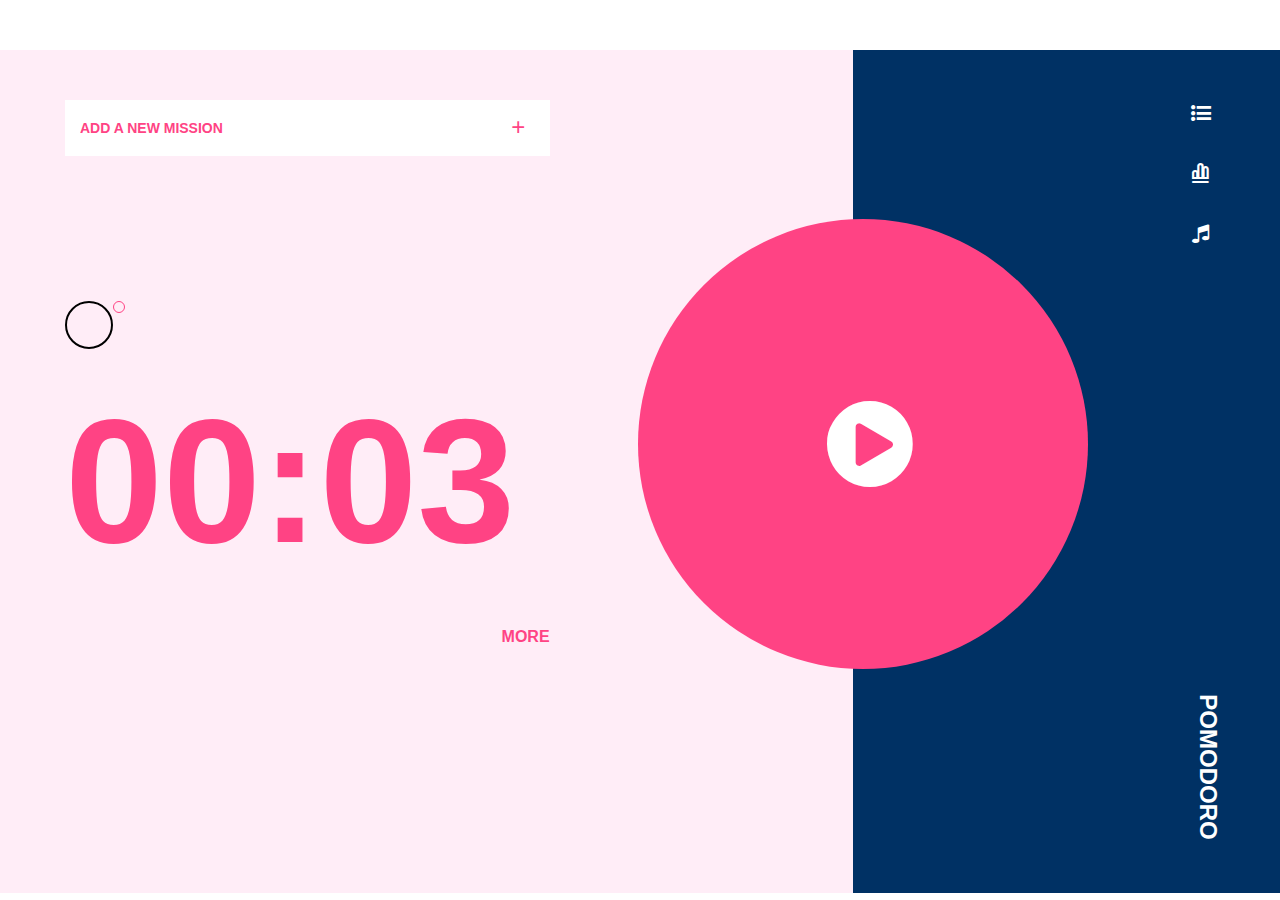
<file: index.html>
<!DOCTYPE html>
<html lang="en">

<head>
  <meta charset="UTF-8">
  <title>Pomodoro</title>

  <meta name="viewport" content="width=device-width, initial-scale=1.0">

  <link rel="stylesheet" href="css/normalize.css">
  <link rel="stylesheet" href="css/bootstrap.min.css">
  <link rel="stylesheet" href="css/fontello.css">

  <link rel="stylesheet" href="css/main.css">

  <script src="js/jquery-3.3.1.js"></script>
  <script src="js/bootstrap.min.js"></script>
  <script src="js/bootstrap.bundle.min.js"></script>
  <script src="js/action.js"></script>
</head>

<body>

  <div class="container">
    <div class="row big">
      <div class="main col-8">
        <div class="wrap">

          <div class="mission">
            <input type="text" id="add-todo-input" placeholder="ADD A NEW MISSION">
            <a href="#" id="add-mission">+</a>
          </div>

          <div class="main-todo">
            <div class="circle"></div>
            <div id="main-todo">
              <p id="main-title"></p>
              <div class="circle small"></div>
            </div>
          </div>
          <div id="time">25:00</div>

          <div id="todo-list">
            <ul id="todo-wrap">
              <!-- <li>
                <div class="circle middle"></div>
                <div class="todo">the second thing to do today</div>
                <div class="icon-play-circled2"></div>
              </li> -->
              <!-- <li>
                <div class="circle middle"></div>
                <div class="todo">the third thing to do today</div>
                <div class="icon-play-circled2"></div>
              </li>
              <li>
                <div class="circle middle"></div>
                <div class="todo">the forth thing to do today</div>
                <div class="icon-play-circled2"></div>
              </li> -->
            </ul>
            <a href="#" class="more">MORE</a>
          </div>

        </div>
      </div>

      <div class="start">
        <div class="main-circle">
          <div id="statr-btn"><i id="startbtn" class="icon-play-circled open"></i></div>
          <div><i id="pausebtn" class="icon-pause-circled"></i></div>
          <div id="reset-btn"></div>
        </div>
      </div>

      <div class="sub col-4">
        <nav>
          <li><i class="icon-list-bullet"></i></li>
          <li><i class="icon-chart-bar-outline"></i></li>
          <li><i class="icon-music"></i></li>
        </nav>

        <div class="logo">POMODORO</div>
      </div>
    </div>
  </div>


</body>

</html>
</file>
<file: css/fontello.css>
@font-face {
  font-family: 'fontello';
  src: url('../font/fontello.eot?91694298');
  src: url('../font/fontello.eot?91694298#iefix') format('embedded-opentype'),
       url('../font/fontello.woff2?91694298') format('woff2'),
       url('../font/fontello.woff?91694298') format('woff'),
       url('../font/fontello.ttf?91694298') format('truetype'),
       url('../font/fontello.svg?91694298#fontello') format('svg');
  font-weight: normal;
  font-style: normal;
}
/* Chrome hack: SVG is rendered more smooth in Windozze. 100% magic, uncomment if you need it. */
/* Note, that will break hinting! In other OS-es font will be not as sharp as it could be */
/*
@media screen and (-webkit-min-device-pixel-ratio:0) {
  @font-face {
    font-family: 'fontello';
    src: url('../font/fontello.svg?91694298#fontello') format('svg');
  }
}
*/
 
 [class^="icon-"]:before, [class*=" icon-"]:before {
  font-family: "fontello";
  font-style: normal;
  font-weight: normal;
  speak: none;
 
  display: inline-block;
  text-decoration: inherit;
  width: 1em;
  margin-right: .2em;
  text-align: center;
  /* opacity: .8; */
 
  /* For safety - reset parent styles, that can break glyph codes*/
  font-variant: normal;
  text-transform: none;
 
  /* fix buttons height, for twitter bootstrap */
  line-height: 1em;
 
  /* Animation center compensation - margins should be symmetric */
  /* remove if not needed */
  margin-left: .2em;
 
  /* you can be more comfortable with increased icons size */
  /* font-size: 120%; */
 
  /* Font smoothing. That was taken from TWBS */
  -webkit-font-smoothing: antialiased;
  -moz-osx-font-smoothing: grayscale;
 
  /* Uncomment for 3D effect */
  /* text-shadow: 1px 1px 1px rgba(127, 127, 127, 0.3); */
}
 
.icon-play-circled2:before { content: '\e800'; } /* '' */
.icon-music:before { content: '\e801'; } /* '' */
.icon-chart-bar-outline:before { content: '\e802'; } /* '' */
.icon-pause-circled:before { content: '\e803'; } /* '' */
.icon-list-bullet:before { content: '\f0ca'; } /* '' */
.icon-play-circled:before { content: '\f144'; } /* '' */
</file>
<file: css/main.css>
ul {
  margin-bottom: 0;
  padding-left: 0;
}

li {
  list-style-type: none; 
}

.row.big {
  position: relative;
}

::placeholder {
  color: #FF4384;
  font-weight: bold;
}

.circle {
  border: 2px solid #000;
  border-radius: 50%;
  width: 48px;
  height: 48px;
}

.circle.small {
  border: 1px solid #FF4384;
  width: 12px;
  height: 12px;
}

.circle.middle {
  width: 20px;
  height: 20px;
}

/* main */
.container  {
  margin-top: 50px;
  max-width: 1300px;
}

.main {
  background-color: #FFEDF7;
}

.main .wrap {
  padding: 50px;
  padding-bottom: 100px;
  width: 71%;
}

.main .mission {
  position: relative;
  margin-bottom: 145px;
}

.main .mission input {
  border: none;
  padding-left: 15px;
  width: 100%;
  height: 56px;
  font-size: 14px;
}

.main .mission #add-mission {
  position: absolute;
  right: 5%;
  top: 0;
  font-size: 24px;
  line-height: 54px;
  color: #FF4384;
  text-decoration: none;
}

.main-todo {
  display: flex;
}

#main-title {
  margin-bottom: 0;
  padding-left: 15px;
  text-transform: uppercase;
  font-weight: bold;
  font-size: 24px;
}

#time {
  position: relative;
  font-size: 176px;
  font-weight: bold;
  color: #FF4384;
}

#todo-list {
  height: 180px;
  overflow: scroll;
}

#todo-list li {
  display: flex;
  border-bottom: 1px solid #ccc; 
  padding: 10px 0;
  text-transform: uppercase;
  font-size: 16px;
  font-weight: bold;
}

#todo-list li.check {
  text-decoration: line-through;
}

#todo-list li.check .circle {
  background: #000;
}

#todo-list .todo {
  margin-left: 10px;
  line-height: 24px;
}

#todo-list .icon-play-circled2 {
  margin-left: auto;
  margin-right: 20px;
  cursor: pointer;
}

#todo-list .more {
  float: right;
  margin-top: 12px;
  color: #FF4384;
  text-decoration: none;
  font-weight: bold;
  font-size: 16px;
}

/* start */
.start .main-circle {
  position: absolute;
  border-radius: 50%;
  width: 450px;
  height: 450px;
  background-color: #FF4384;
  z-index: 999;
  right: 15%;
  top: 20%;
} 

.start #startbtn, .start #pausebtn {
  display: none;
  position: absolute;
  right: 33%;
  line-height: 450px;
  color: #ffff;
  font-size: 100px;
  cursor: pointer;
}

.start #startbtn.open, .start #pausebtn.open {
  display: block;
}

/* sub */
.sub {
  display: flex;
  flex-direction: column;
  align-items: flex-end;
  justify-content: space-between;
  padding: 48px 0;
  background-color: #003164;
  color: #fff;
}

.sub nav {
  margin-right: 65px;
}

.sub nav li {
  padding-bottom: 30px;
  font-size: 20px;
}

.sub nav li i {
  cursor: pointer;
}

.logo {
  transform: rotate(90deg);
  margin-bottom: 60px;
  font-size: 24px;
  font-weight: bold;
}
</file>
